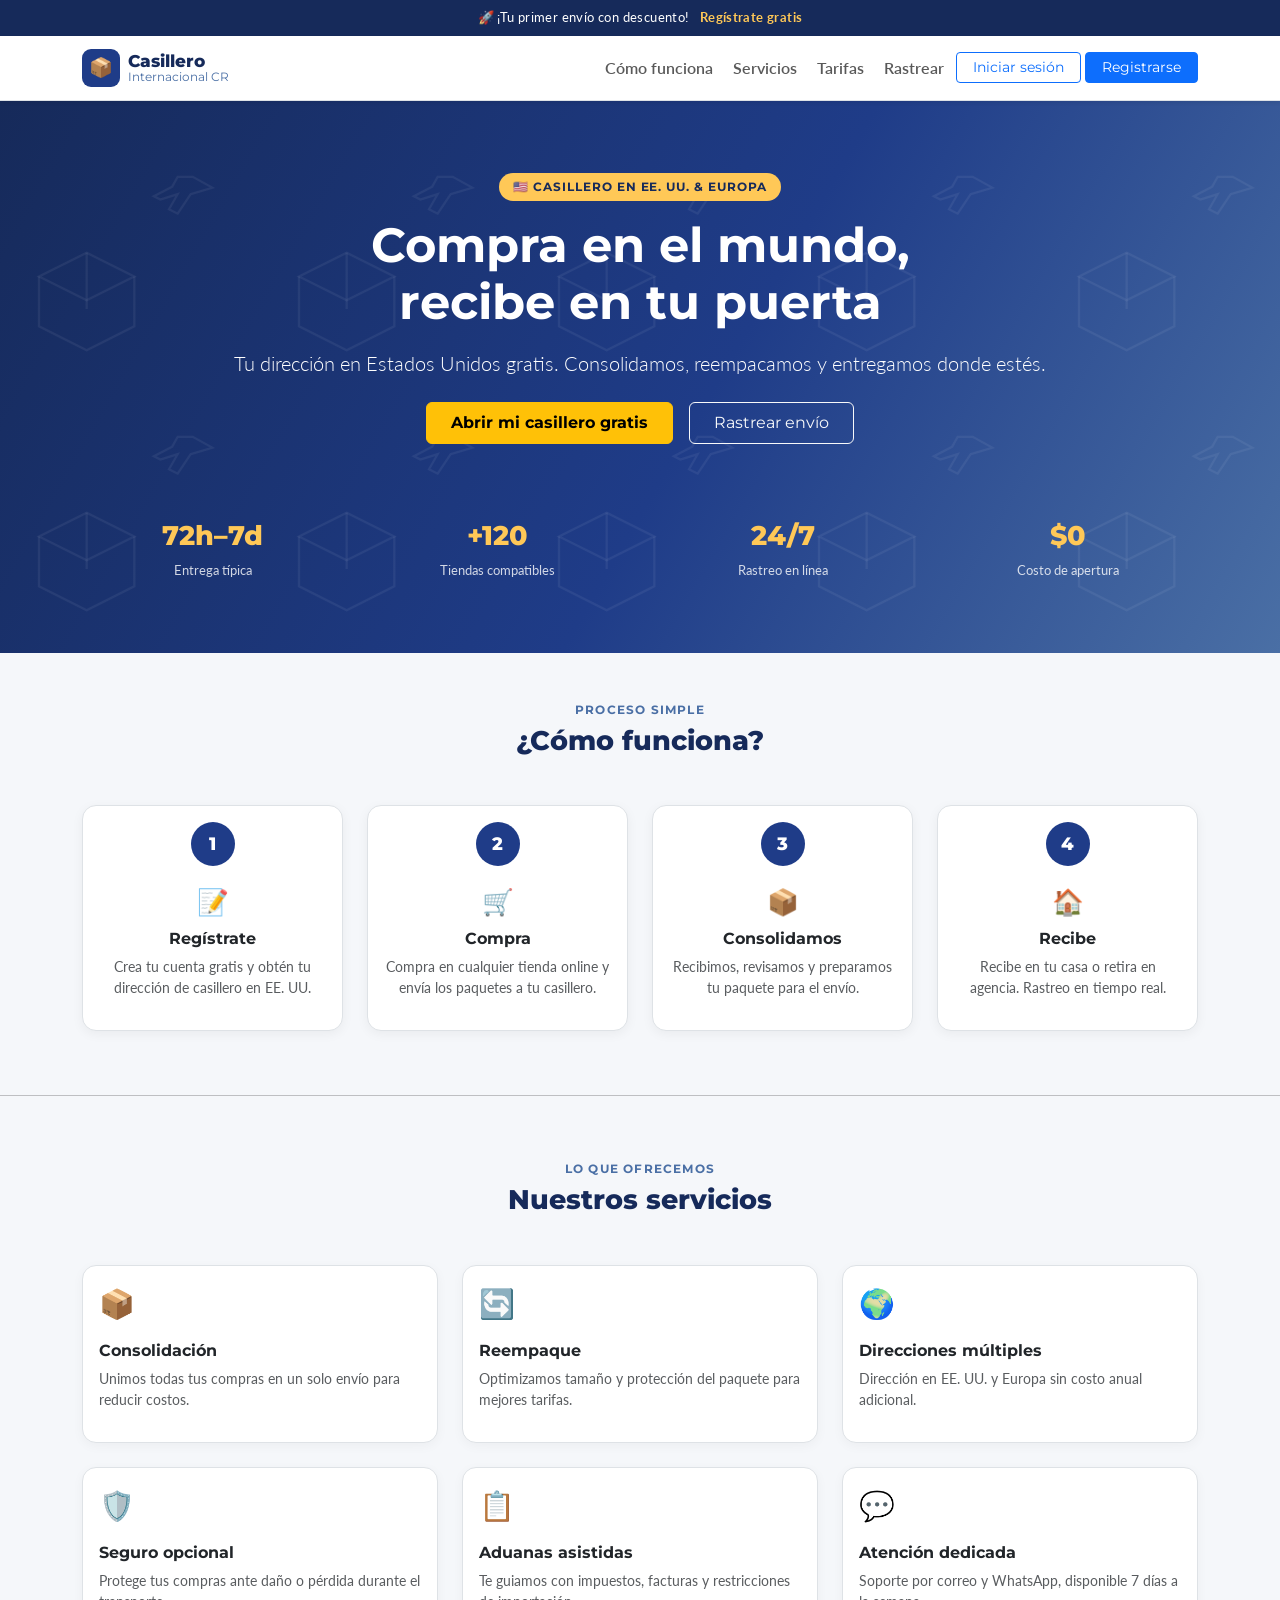
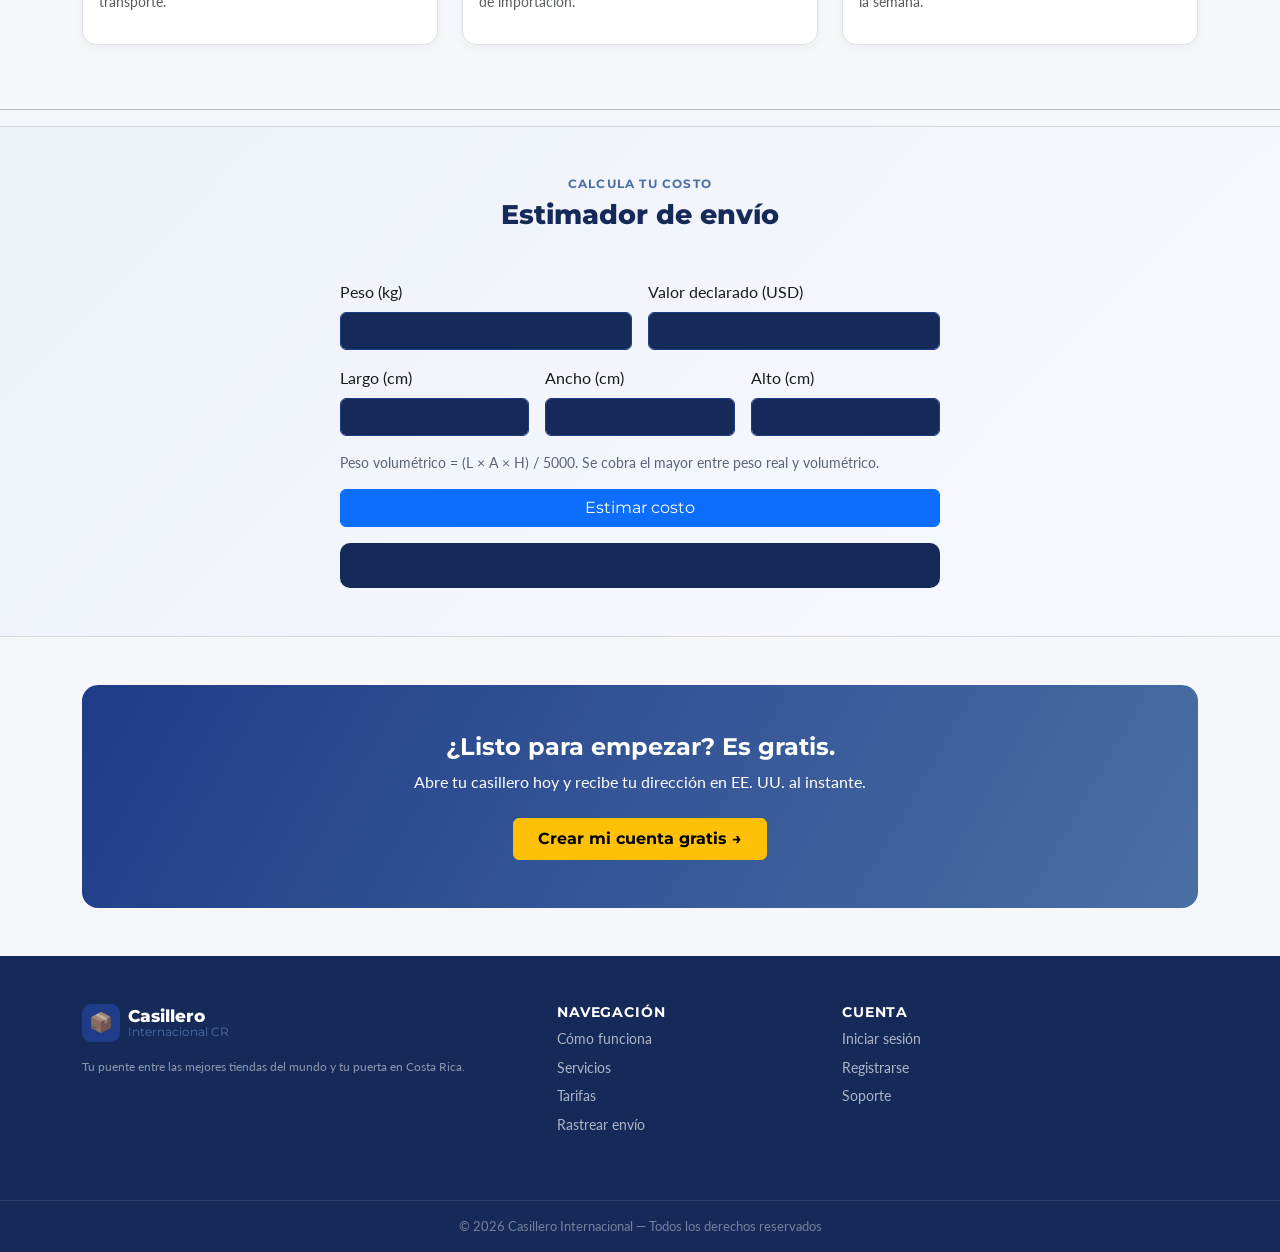
<file: index.html>
<!DOCTYPE html>
<html lang="es">

<head>
  <meta charset="UTF-8">
  <meta name="viewport" content="width=device-width, initial-scale=1">
  <title>Casillero Internacional</title>

  <!-- Bootstrap 5 -->
  <link href="https://cdn.jsdelivr.net/npm/bootstrap@5.3.3/dist/css/bootstrap.min.css" rel="stylesheet">
  <!-- Estilos propios (solo lo que Bootstrap no cubre) -->
  <link rel="stylesheet" href="style.css">
</head>

<body>

  <!-- Topbar -->
  <div class="topbar text-center py-2 px-3">
    🚀 ¡Tu primer envío con descuento! &nbsp;
    <a href="registro.html">Regístrate gratis</a>
  </div>

  <!-- Navbar Bootstrap -->
  <nav class="navbar navbar-expand-lg bg-white border-bottom shadow-sm sticky-top">
    <div class="container">

      <!-- Brand / Logo -->
      <a class="navbar-brand d-flex align-items-center gap-2" href="index.html">
        <div class="brand-icon">📦</div>
        <div class="brand-name">
          Casillero
          <span>Internacional CR</span>
        </div>
      </a>

      <!-- Botón hamburguesa (móvil) -->
      <button class="navbar-toggler" type="button"
        data-bs-toggle="collapse" data-bs-target="#mainNav"
        aria-controls="mainNav" aria-expanded="false" aria-label="Abrir menú">
        <span class="navbar-toggler-icon"></span>
      </button>

      <!-- Links -->
      <div class="collapse navbar-collapse" id="mainNav">
        <ul class="navbar-nav ms-auto align-items-lg-center gap-lg-1">
          <li class="nav-item"><a class="nav-link fw-semibold" href="#como-funciona">Cómo funciona</a></li>
          <li class="nav-item"><a class="nav-link fw-semibold" href="#servicios">Servicios</a></li>
          <li class="nav-item"><a class="nav-link fw-semibold" href="tarifas.html">Tarifas</a></li>
          <li class="nav-item"><a class="nav-link fw-semibold" href="rastreo.html">Rastrear</a></li>
          <li class="nav-item">
            <a class="btn btn-outline-primary btn-sm px-3" href="login.html">Iniciar sesión</a>
          </li>
          <li class="nav-item">
            <a class="btn btn-primary btn-sm px-3 text-white" href="registro.html">Registrarse</a>
          </li>
        </ul>
      </div>

    </div>
  </nav>

  <!-- Hero -->
  <section class="hero-new text-center text-white py-5">
    <div class="container py-4">
      <span class="hero-badge mb-3 d-inline-block">🇺🇸 Casillero en EE. UU. &amp; Europa</span>
      <h1 class="display-5 fw-bold mb-3">Compra en el mundo,<br>recibe en tu puerta</h1>
      <p class="lead mb-4 opacity-90">Tu dirección en Estados Unidos gratis. Consolidamos, reempacamos y entregamos donde estés.</p>
      <div class="d-flex gap-3 justify-content-center flex-wrap mb-5">
        <a href="registro.html" class="btn btn-warning fw-bold px-4 py-2">Abrir mi casillero gratis</a>
        <a href="rastreo.html" class="btn btn-outline-light px-4 py-2">Rastrear envío</a>
      </div>
      <!-- Stats -->
      <div class="row justify-content-center g-4 mt-2">
        <div class="col-6 col-sm-3">
          <div class="hero-stat">
            <strong>72h–7d</strong>
            <span>Entrega típica</span>
          </div>
        </div>
        <div class="col-6 col-sm-3">
          <div class="hero-stat">
            <strong>+120</strong>
            <span>Tiendas compatibles</span>
          </div>
        </div>
        <div class="col-6 col-sm-3">
          <div class="hero-stat">
            <strong>24/7</strong>
            <span>Rastreo en línea</span>
          </div>
        </div>
        <div class="col-6 col-sm-3">
          <div class="hero-stat">
            <strong>$0</strong>
            <span>Costo de apertura</span>
          </div>
        </div>
      </div>
    </div>
  </section>

  <!-- Cómo funciona -->
  <section class="py-5" id="como-funciona">
    <div class="container">
      <p class="section-label text-center">Proceso simple</p>
      <h2 class="section-heading text-center mb-5">¿Cómo funciona?</h2>

      <div class="row g-4">
        <div class="col-12 col-sm-6 col-lg-3">
          <div class="card h-100 text-center p-3 border step-card">
            <div class="step-num mx-auto mb-3">1</div>
            <div class="step-icon">📝</div>
            <h4 class="fw-bold fs-6 mt-2">Regístrate</h4>
            <p class="text-muted small">Crea tu cuenta gratis y obtén tu dirección de casillero en EE. UU.</p>
          </div>
        </div>
        <div class="col-12 col-sm-6 col-lg-3">
          <div class="card h-100 text-center p-3 border step-card">
            <div class="step-num mx-auto mb-3">2</div>
            <div class="step-icon">🛒</div>
            <h4 class="fw-bold fs-6 mt-2">Compra</h4>
            <p class="text-muted small">Compra en cualquier tienda online y envía los paquetes a tu casillero.</p>
          </div>
        </div>
        <div class="col-12 col-sm-6 col-lg-3">
          <div class="card h-100 text-center p-3 border step-card">
            <div class="step-num mx-auto mb-3">3</div>
            <div class="step-icon">📦</div>
            <h4 class="fw-bold fs-6 mt-2">Consolidamos</h4>
            <p class="text-muted small">Recibimos, revisamos y preparamos tu paquete para el envío.</p>
          </div>
        </div>
        <div class="col-12 col-sm-6 col-lg-3">
          <div class="card h-100 text-center p-3 border step-card">
            <div class="step-num mx-auto mb-3">4</div>
            <div class="step-icon">🏠</div>
            <h4 class="fw-bold fs-6 mt-2">Recibe</h4>
            <p class="text-muted small">Recibe en tu casa o retira en agencia. Rastreo en tiempo real.</p>
          </div>
        </div>
      </div>
    </div>
  </section>

  <hr>

  <!-- Servicios -->
  <section class="py-5" id="servicios">
    <div class="container">
      <p class="section-label text-center">Lo que ofrecemos</p>
      <h2 class="section-heading text-center mb-5">Nuestros servicios</h2>

      <div class="row g-4">
        <div class="col-12 col-sm-6 col-lg-4">
          <div class="card h-100 p-3 border service-card">
            <div class="service-icon">📦</div>
            <h4 class="fw-bold fs-6 mt-2">Consolidación</h4>
            <p class="text-muted small">Unimos todas tus compras en un solo envío para reducir costos.</p>
          </div>
        </div>
        <div class="col-12 col-sm-6 col-lg-4">
          <div class="card h-100 p-3 border service-card">
            <div class="service-icon">🔄</div>
            <h4 class="fw-bold fs-6 mt-2">Reempaque</h4>
            <p class="text-muted small">Optimizamos tamaño y protección del paquete para mejores tarifas.</p>
          </div>
        </div>
        <div class="col-12 col-sm-6 col-lg-4">
          <div class="card h-100 p-3 border service-card">
            <div class="service-icon">🌍</div>
            <h4 class="fw-bold fs-6 mt-2">Direcciones múltiples</h4>
            <p class="text-muted small">Dirección en EE. UU. y Europa sin costo anual adicional.</p>
          </div>
        </div>
        <div class="col-12 col-sm-6 col-lg-4">
          <div class="card h-100 p-3 border service-card">
            <div class="service-icon">🛡️</div>
            <h4 class="fw-bold fs-6 mt-2">Seguro opcional</h4>
            <p class="text-muted small">Protege tus compras ante daño o pérdida durante el transporte.</p>
          </div>
        </div>
        <div class="col-12 col-sm-6 col-lg-4">
          <div class="card h-100 p-3 border service-card">
            <div class="service-icon">📋</div>
            <h4 class="fw-bold fs-6 mt-2">Aduanas asistidas</h4>
            <p class="text-muted small">Te guiamos con impuestos, facturas y restricciones de importación.</p>
          </div>
        </div>
        <div class="col-12 col-sm-6 col-lg-4">
          <div class="card h-100 p-3 border service-card">
            <div class="service-icon">💬</div>
            <h4 class="fw-bold fs-6 mt-2">Atención dedicada</h4>
            <p class="text-muted small">Soporte por correo y WhatsApp, disponible 7 días a la semana.</p>
          </div>
        </div>
      </div>
    </div>
  </section>

  <hr>

  <!-- Estimador -->
  <section class="estimator-wrap py-5" id="estimador">
    <div class="container">
      <p class="section-label text-center">Calcula tu costo</p>
      <h2 class="section-heading text-center mb-5">Estimador de envío</h2>

      <form class="form-estimator mx-auto" style="max-width:600px;">
        <div class="row g-3 mb-3">
          <div class="col-6">
            <label class="form-label">Peso (kg)</label>
            <input class="form-control input-dark" type="number" id="peso" step="0.1" required>
          </div>
          <div class="col-6">
            <label class="form-label">Valor declarado (USD)</label>
            <input class="form-control input-dark" type="number" id="valor" required>
          </div>
        </div>

        <div class="row g-3 mb-3">
          <div class="col-4">
            <label class="form-label">Largo (cm)</label>
            <input class="form-control input-dark" type="number" id="largo">
          </div>
          <div class="col-4">
            <label class="form-label">Ancho (cm)</label>
            <input class="form-control input-dark" type="number" id="ancho">
          </div>
          <div class="col-4">
            <label class="form-label">Alto (cm)</label>
            <input class="form-control input-dark" type="number" id="alto">
          </div>
        </div>

        <p class="hint mb-3">Peso volumétrico = (L × A × H) / 5000. Se cobra el mayor entre peso real y volumétrico.</p>

        <button class="btn btn-primary w-100" type="submit">Estimar costo</button>
      </form>

      <div id="estimador-resultado" class="resultado-box mx-auto mt-3" style="max-width:600px;"></div>
    </div>
  </section>

  <!-- CTA Banner -->
  <div class="container py-5">
    <div class="cta-banner text-center text-white rounded-4 p-5">
      <h3 class="fw-bold fs-4 mb-2">¿Listo para empezar? Es gratis.</h3>
      <p class="mb-4 opacity-90">Abre tu casillero hoy y recibe tu dirección en EE. UU. al instante.</p>
      <a href="registro.html" class="btn btn-warning fw-bold px-4 py-2">Crear mi cuenta gratis →</a>
    </div>
  </div>

  <!-- Footer -->
  <footer class="site-footer">
    <div class="container py-5">
      <div class="row g-4">

        <div class="col-12 col-lg-5">
          <div class="d-flex align-items-center gap-2 mb-3">
            <div class="brand-icon">📦</div>
            <div class="brand-name text-white">
              Casillero
              <span>Internacional CR</span>
            </div>
          </div>
          <p class="text-white-50 small">Tu puente entre las mejores tiendas del mundo y tu puerta en Costa Rica.</p>
        </div>

        <div class="col-6 col-lg-3">
          <h5 class="footer-col-title">Navegación</h5>
          <ul class="list-unstyled">
            <li class="mb-2"><a href="#como-funciona" class="footer-link">Cómo funciona</a></li>
            <li class="mb-2"><a href="#servicios" class="footer-link">Servicios</a></li>
            <li class="mb-2"><a href="tarifas.html" class="footer-link">Tarifas</a></li>
            <li class="mb-2"><a href="rastreo.html" class="footer-link">Rastrear envío</a></li>
          </ul>
        </div>

        <div class="col-6 col-lg-3">
          <h5 class="footer-col-title">Cuenta</h5>
          <ul class="list-unstyled">
            <li class="mb-2"><a href="login.html" class="footer-link">Iniciar sesión</a></li>
            <li class="mb-2"><a href="registro.html" class="footer-link">Registrarse</a></li>
            <li class="mb-2"><a href="#" class="footer-link">Soporte</a></li>
          </ul>
        </div>

      </div>
    </div>
    <div class="footer-bottom text-center py-3">
      © 2026 Casillero Internacional — Todos los derechos reservados
    </div>
  </footer>

  <!-- Bootstrap JS (necesario para el menú hamburguesa) -->
  <script src="https://cdn.jsdelivr.net/npm/bootstrap@5.3.3/dist/js/bootstrap.bundle.min.js"></script>
  <script src="estimador.js"></script>
</body>

</html>
</file>
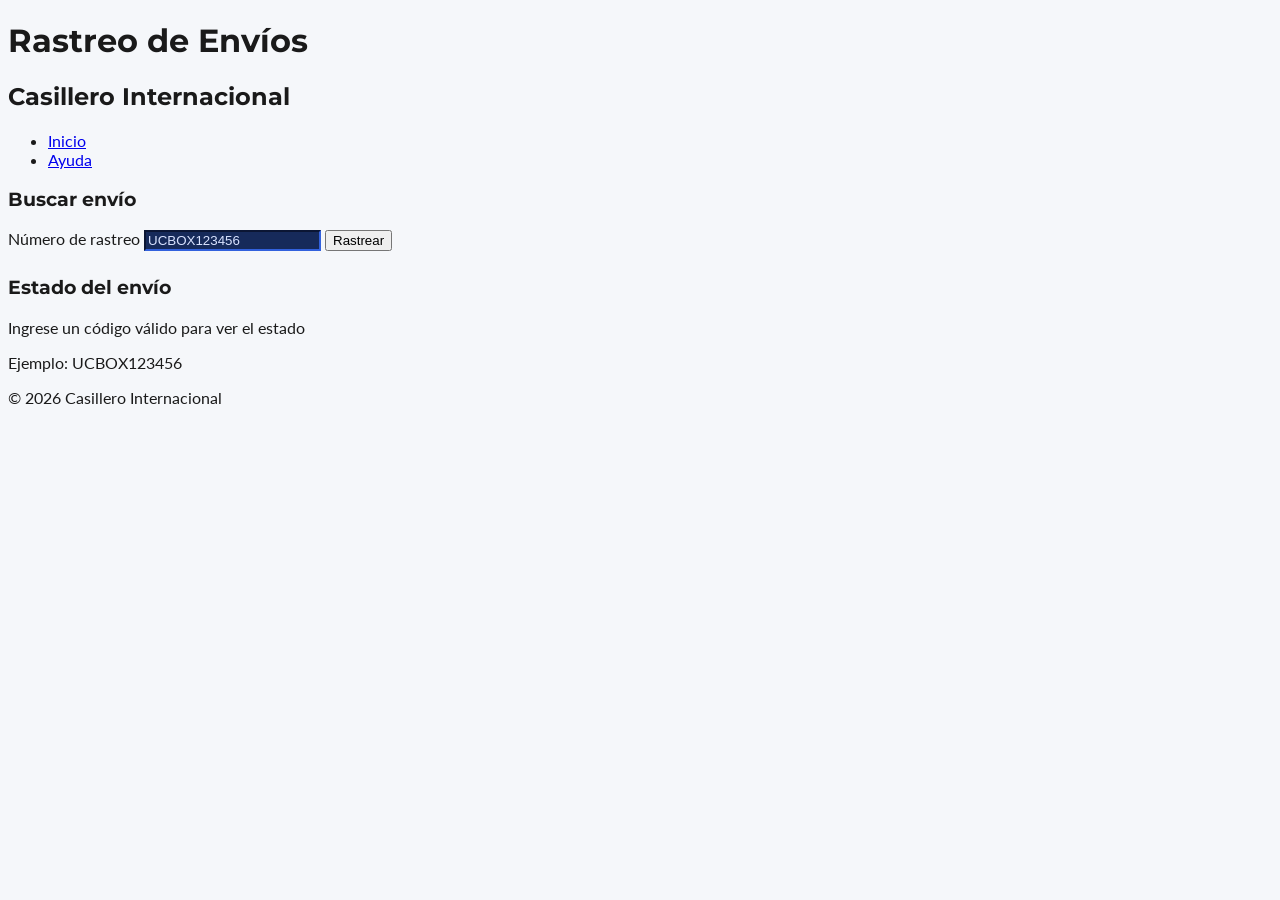
<file: ayuda.html>
<!DOCTYPE html>
<html lang="es">
<head>
  <meta charset="UTF-8" />
  <meta name="viewport" content="width=device-width, initial-scale=1.0" />
  <title>Rastreo de Envío</title>
  <link rel="stylesheet" href="style.css">
</head>

<body class = "is-index">
  <header>
    <h1 id="main-title" class="title">Rastreo de Envíos</h1>
    <h2 class="title">Casillero Internacional</h2>

    <nav class="nav-menu" aria-label="Navegación principal">
      <ul class="nav-list">
        <li><a class="nav-item" href="index.html">Inicio</a></li>
        <li><a class="nav-item" href="#ayuda.html">Ayuda</a></li>
      </ul>
    </nav>
  </header>

  <main>
    <section>
      <h3 class="section-title">Buscar envío</h3>

      <!-- Caja de rastreo -->
        <label for="track">Número de rastreo</label>
        <input 
          class="form-input input-dark"
          type="text"
          id="track"
          name="track"
          placeholder="UCBOX123456"
          required
        >

        <button type="submit" class="submit-button">Rastrear</button>
      </form>
    </section>

    <!-- Resultado simulado -->
    <section style="margin-top:25px;">
      <h3 class="section-title">Estado del envío</h3>

      <div class="faq">
        <summary>Ingrese un código válido para ver el estado</summary>
        <p>Ejemplo: UCBOX123456</p>
      </div>
    </section>
  </main>

  <footer class="footer">
    <p>&copy; 2026 Casillero Internacional </p>
  </footer>
</body>
</html>
</file>
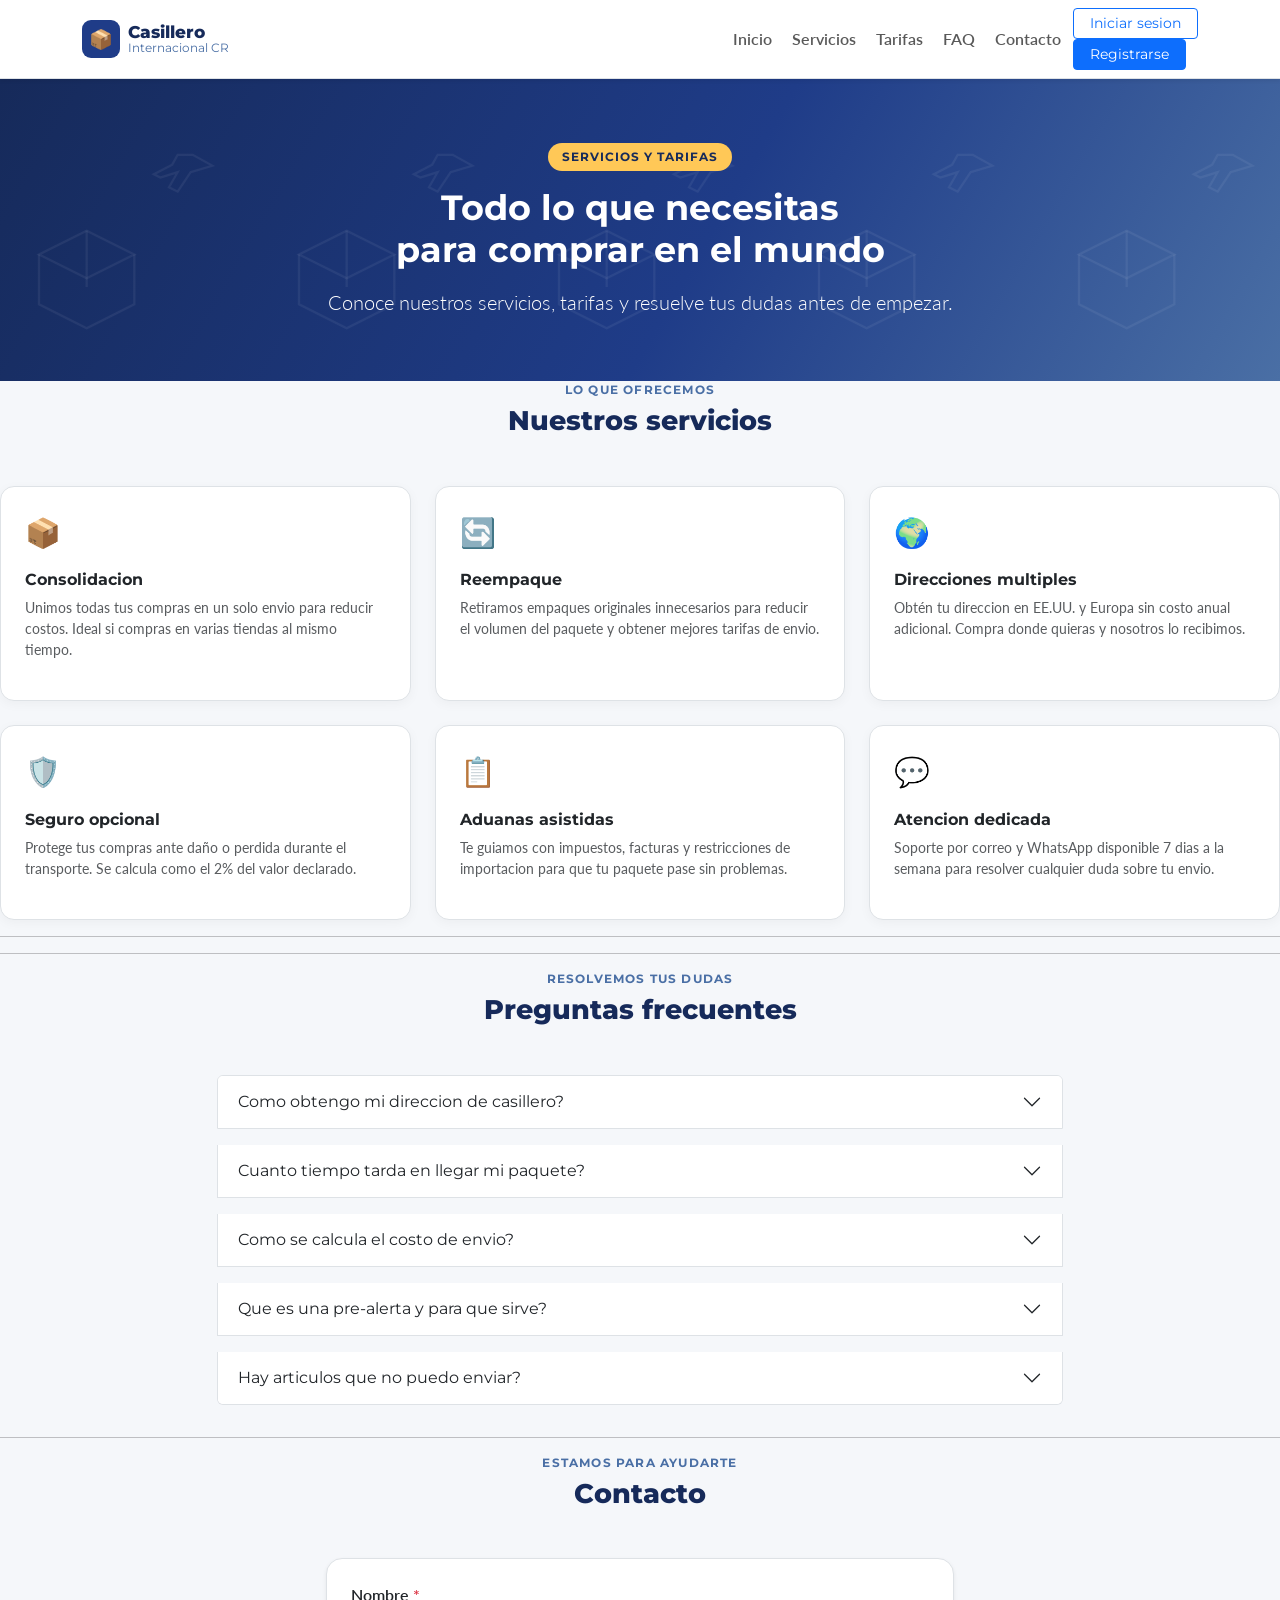
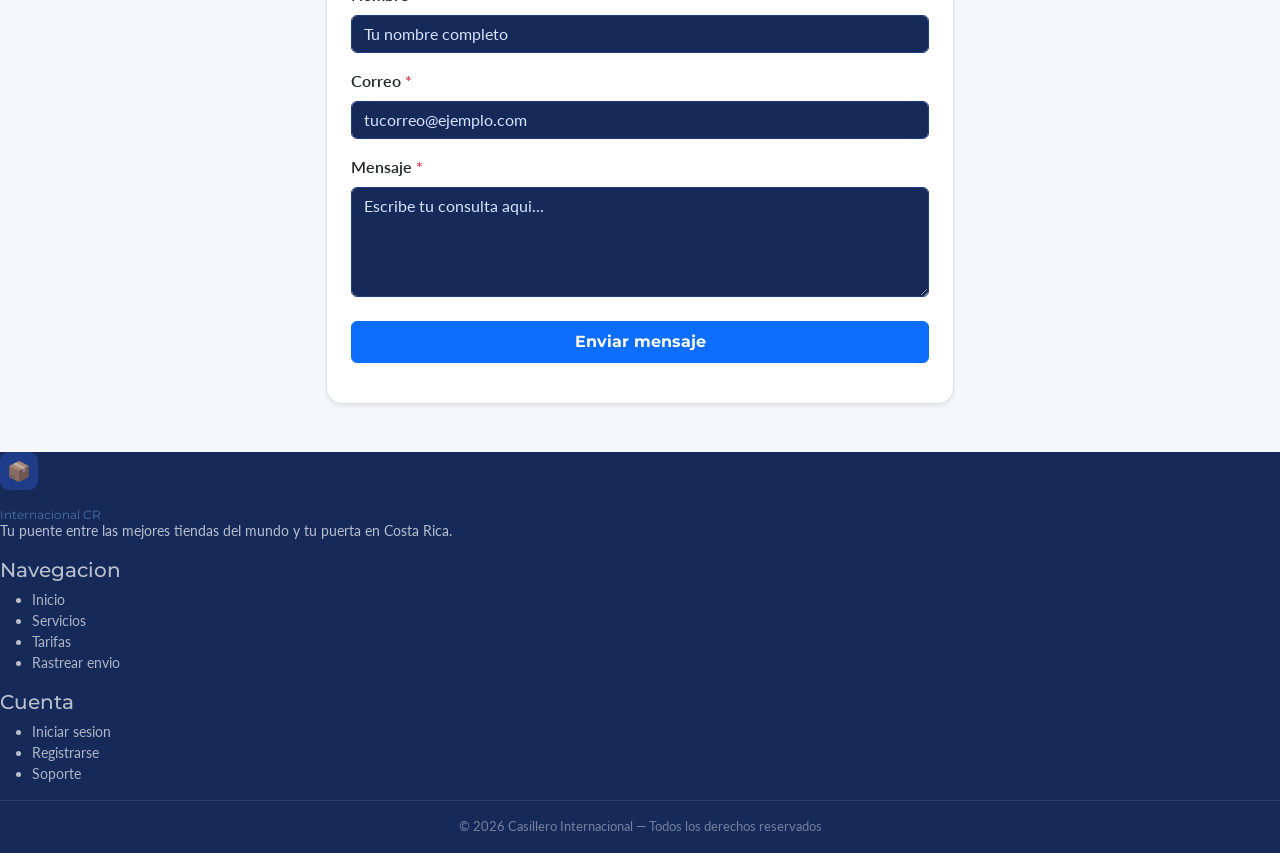
<file: servicios.html>
<!DOCTYPE html>
<html lang="es">

<head>
  <meta charset="UTF-8">
  <meta name="viewport" content="width=device-width, initial-scale=1">
  <title>Servicios y Tarifas — Casillero Internacional</title>

  <!-- Bootstrap 5 -->
  <link href="https://cdn.jsdelivr.net/npm/bootstrap@5.3.3/dist/css/bootstrap.min.css" rel="stylesheet">
  <!-- Estilos propios -->
  <link rel="stylesheet" href="style.css">
</head>

<body>

  <!-- Navbar -->
  <nav class="navbar navbar-expand-lg bg-white border-bottom shadow-sm sticky-top">
    <div class="container">
      <a class="navbar-brand d-flex align-items-center gap-2" href="index.html">
        <div class="brand-icon">📦</div>
        <div class="brand-name">
          Casillero
          <span>Internacional CR</span>
        </div>
      </a>
      <button class="navbar-toggler" type="button"
        data-bs-toggle="collapse" data-bs-target="#mainNav"
        aria-controls="mainNav" aria-expanded="false" aria-label="Abrir menu">
        <span class="navbar-toggler-icon"></span>
      </button>
      <div class="collapse navbar-collapse" id="mainNav">
        <ul class="navbar-nav ms-auto align-items-lg-center gap-lg-1">
          <li class="nav-item"><a class="nav-link fw-semibold" href="index.html">Inicio</a></li>
          <li class="nav-item"><a class="nav-link fw-semibold" href="#servicios">Servicios</a></li>
          <li class="nav-item"><a class="nav-link fw-semibold" href="tarifas.html">Tarifas</a></li>
          <li class="nav-item"><a class="nav-link fw-semibold" href="#faq">FAQ</a></li>
          <li class="nav-item"><a class="nav-link fw-semibold" href="#contacto">Contacto</a></li>
          <!-- Se llena dinamicamente segun sesion -->
          <div id="navAcciones"></div>
        </ul>
      </div>
    </div>
  </nav>

  <!-- Hero de servicios -->
  <section class="hero-new text-center text-white py-5">
    <div class="container py-3">
      <span class="hero-badge mb-3 d-inline-block">Servicios y Tarifas</span>
      <h1 class="fw-bold mb-3" style="font-size:2.2rem">Todo lo que necesitas<br>para comprar en el mundo</h1>
      <p class="lead mb-0 opacity-90">Conoce nuestros servicios, tarifas y resuelve tus dudas antes de empezar.</p>
    </div>
  </section>

  <main>

    <!-- Descripcion de servicios -->
    <section class="section-wrap" id="servicios">
      <p class="section-label text-center">Lo que ofrecemos</p>
      <h2 class="section-heading text-center mb-5">Nuestros servicios</h2>

      <div class="row g-4">
        <div class="col-12 col-md-6 col-lg-4">
          <div class="card border service-card h-100 p-4">
            <div class="service-icon">📦</div>
            <h4 class="fw-bold fs-6 mt-2">Consolidacion</h4>
            <p class="text-muted small">Unimos todas tus compras en un solo envio para reducir costos. Ideal si compras en varias tiendas al mismo tiempo.</p>
          </div>
        </div>
        <div class="col-12 col-md-6 col-lg-4">
          <div class="card border service-card h-100 p-4">
            <div class="service-icon">🔄</div>
            <h4 class="fw-bold fs-6 mt-2">Reempaque</h4>
            <p class="text-muted small">Retiramos empaques originales innecesarios para reducir el volumen del paquete y obtener mejores tarifas de envio.</p>
          </div>
        </div>
        <div class="col-12 col-md-6 col-lg-4">
          <div class="card border service-card h-100 p-4">
            <div class="service-icon">🌍</div>
            <h4 class="fw-bold fs-6 mt-2">Direcciones multiples</h4>
            <p class="text-muted small">Obtén tu direccion en EE.UU. y Europa sin costo anual adicional. Compra donde quieras y nosotros lo recibimos.</p>
          </div>
        </div>
        <div class="col-12 col-md-6 col-lg-4">
          <div class="card border service-card h-100 p-4">
            <div class="service-icon">🛡️</div>
            <h4 class="fw-bold fs-6 mt-2">Seguro opcional</h4>
            <p class="text-muted small">Protege tus compras ante daño o perdida durante el transporte. Se calcula como el 2% del valor declarado.</p>
          </div>
        </div>
        <div class="col-12 col-md-6 col-lg-4">
          <div class="card border service-card h-100 p-4">
            <div class="service-icon">📋</div>
            <h4 class="fw-bold fs-6 mt-2">Aduanas asistidas</h4>
            <p class="text-muted small">Te guiamos con impuestos, facturas y restricciones de importacion para que tu paquete pase sin problemas.</p>
          </div>
        </div>
        <div class="col-12 col-md-6 col-lg-4">
          <div class="card border service-card h-100 p-4">
            <div class="service-icon">💬</div>
            <h4 class="fw-bold fs-6 mt-2">Atencion dedicada</h4>
            <p class="text-muted small">Soporte por correo y WhatsApp disponible 7 dias a la semana para resolver cualquier duda sobre tu envio.</p>
          </div>
        </div>
      </div>
    </section>

    <hr class="section-divider">

    <hr class="section-divider">

    <!-- FAQ -->
    <section class="section-wrap" id="faq">
      <p class="section-label text-center">Resolvemos tus dudas</p>
      <h2 class="section-heading text-center mb-5">Preguntas frecuentes</h2>

      <div class="row justify-content-center">
        <div class="col-12 col-lg-8">

          <div class="accordion" id="accordionFaq">

            <div class="accordion-item faq-item mb-3">
              <h2 class="accordion-header">
                <button class="accordion-button collapsed faq-btn" type="button"
                  data-bs-toggle="collapse" data-bs-target="#faq1">
                  Como obtengo mi direccion de casillero?
                </button>
              </h2>
              <div id="faq1" class="accordion-collapse collapse" data-bs-parent="#accordionFaq">
                <div class="accordion-body text-muted small">
                  Al registrarte recibes tu direccion en Miami de forma inmediata. Puedes verla en tu dashboard una vez que inicies sesion.
                </div>
              </div>
            </div>

            <div class="accordion-item faq-item mb-3">
              <h2 class="accordion-header">
                <button class="accordion-button collapsed faq-btn" type="button"
                  data-bs-toggle="collapse" data-bs-target="#faq2">
                  Cuanto tiempo tarda en llegar mi paquete?
                </button>
              </h2>
              <div id="faq2" class="accordion-collapse collapse" data-bs-parent="#accordionFaq">
                <div class="accordion-body text-muted small">
                  El tiempo de entrega tipico es entre 72 horas y 7 dias habiles una vez que el paquete llega a nuestro casillero en Miami.
                </div>
              </div>
            </div>

            <div class="accordion-item faq-item mb-3">
              <h2 class="accordion-header">
                <button class="accordion-button collapsed faq-btn" type="button"
                  data-bs-toggle="collapse" data-bs-target="#faq3">
                  Como se calcula el costo de envio?
                </button>
              </h2>
              <div id="faq3" class="accordion-collapse collapse" data-bs-parent="#accordionFaq">
                <div class="accordion-body text-muted small">
                  Se cobra $8.50 por kilogramo, tomando el mayor entre el peso real y el peso volumetrico (L x A x H / 5000). El minimo por envio es $12.00.
                </div>
              </div>
            </div>

            <div class="accordion-item faq-item mb-3">
              <h2 class="accordion-header">
                <button class="accordion-button collapsed faq-btn" type="button"
                  data-bs-toggle="collapse" data-bs-target="#faq4">
                  Que es una pre-alerta y para que sirve?
                </button>
              </h2>
              <div id="faq4" class="accordion-collapse collapse" data-bs-parent="#accordionFaq">
                <div class="accordion-body text-muted small">
                  Una pre-alerta es una notificacion que le envias al casillero para avisarnos que un paquete esta en camino. Esto nos permite identificarlo correctamente al recibirlo y agilizar el proceso.
                </div>
              </div>
            </div>

            <div class="accordion-item faq-item mb-3">
              <h2 class="accordion-header">
                <button class="accordion-button collapsed faq-btn" type="button"
                  data-bs-toggle="collapse" data-bs-target="#faq5">
                  Hay articulos que no puedo enviar?
                </button>
              </h2>
              <div id="faq5" class="accordion-collapse collapse" data-bs-parent="#accordionFaq">
                <div class="accordion-body text-muted small">
                  Si. No se pueden enviar articulos peligrosos, inflamables, armas, medicamentos controlados, ni articulos de contrabando. Contactanos si tienes dudas sobre un producto especifico.
                </div>
              </div>
            </div>

          </div>
        </div>
      </div>
    </section>

    <hr class="section-divider">

    <!-- Formulario de contacto -->
    <section class="section-wrap" id="contacto">
      <p class="section-label text-center">Estamos para ayudarte</p>
      <h2 class="section-heading text-center mb-5">Contacto</h2>

      <div class="row justify-content-center">
        <div class="col-12 col-lg-6">
          <div class="card border shadow-sm registro-card">
            <div class="card-body p-4">

              <form id="formContacto" novalidate>

                <div class="mb-3">
                  <label for="contactoNombre" class="form-label fw-semibold">Nombre <span class="text-danger">*</span></label>
                  <input type="text" class="form-control input-dark" id="contactoNombre" placeholder="Tu nombre completo" required>
                </div>

                <div class="mb-3">
                  <label for="contactoCorreo" class="form-label fw-semibold">Correo <span class="text-danger">*</span></label>
                  <input type="email" class="form-control input-dark" id="contactoCorreo" placeholder="tucorreo@ejemplo.com" required>
                </div>

                <div class="mb-4">
                  <label for="contactoMensaje" class="form-label fw-semibold">Mensaje <span class="text-danger">*</span></label>
                  <textarea class="form-control input-dark" id="contactoMensaje" rows="4" placeholder="Escribe tu consulta aqui..." required></textarea>
                </div>

                <button type="submit" class="btn btn-primary w-100 fw-bold py-2" id="btnContacto">
                  Enviar mensaje
                </button>

              </form>

              <div id="mensajeContacto" class="mt-3"></div>

            </div>
          </div>
        </div>
      </div>
    </section>

  </main>

  <!-- Footer -->
  <footer class="site-footer mt-5">
    <div class="footer-inner">
      <div class="footer-brand">
        <div class="brand">
          <div class="brand-icon">📦</div>
          <div class="brand-name">
            Casillero
            <span>Internacional CR</span>
          </div>
        </div>
        <p>Tu puente entre las mejores tiendas del mundo y tu puerta en Costa Rica.</p>
      </div>
      <div class="footer-col">
        <h5>Navegacion</h5>
        <ul>
          <li><a href="index.html" class="footer-link">Inicio</a></li>
          <li><a href="#servicios" class="footer-link">Servicios</a></li>
          <li><a href="tarifas.html" class="footer-link">Tarifas</a></li>
          <li><a href="rastreo.html" class="footer-link">Rastrear envio</a></li>
        </ul>
      </div>
      <div class="footer-col">
        <h5>Cuenta</h5>
        <ul>
          <li><a href="login.html" class="footer-link">Iniciar sesion</a></li>
          <li><a href="registro.html" class="footer-link">Registrarse</a></li>
          <li><a href="#contacto" class="footer-link">Soporte</a></li>
        </ul>
      </div>
    </div>
    <div class="footer-bottom text-center py-3">
      &copy; 2026 Casillero Internacional &mdash; Todos los derechos reservados
    </div>
  </footer>

  <!-- Bootstrap JS -->
  <script src="https://cdn.jsdelivr.net/npm/bootstrap@5.3.3/dist/js/bootstrap.bundle.min.js"></script>
  <!-- Logica de servicios -->
  <script src="servicios.js"></script>

</body>
</html>
</file>
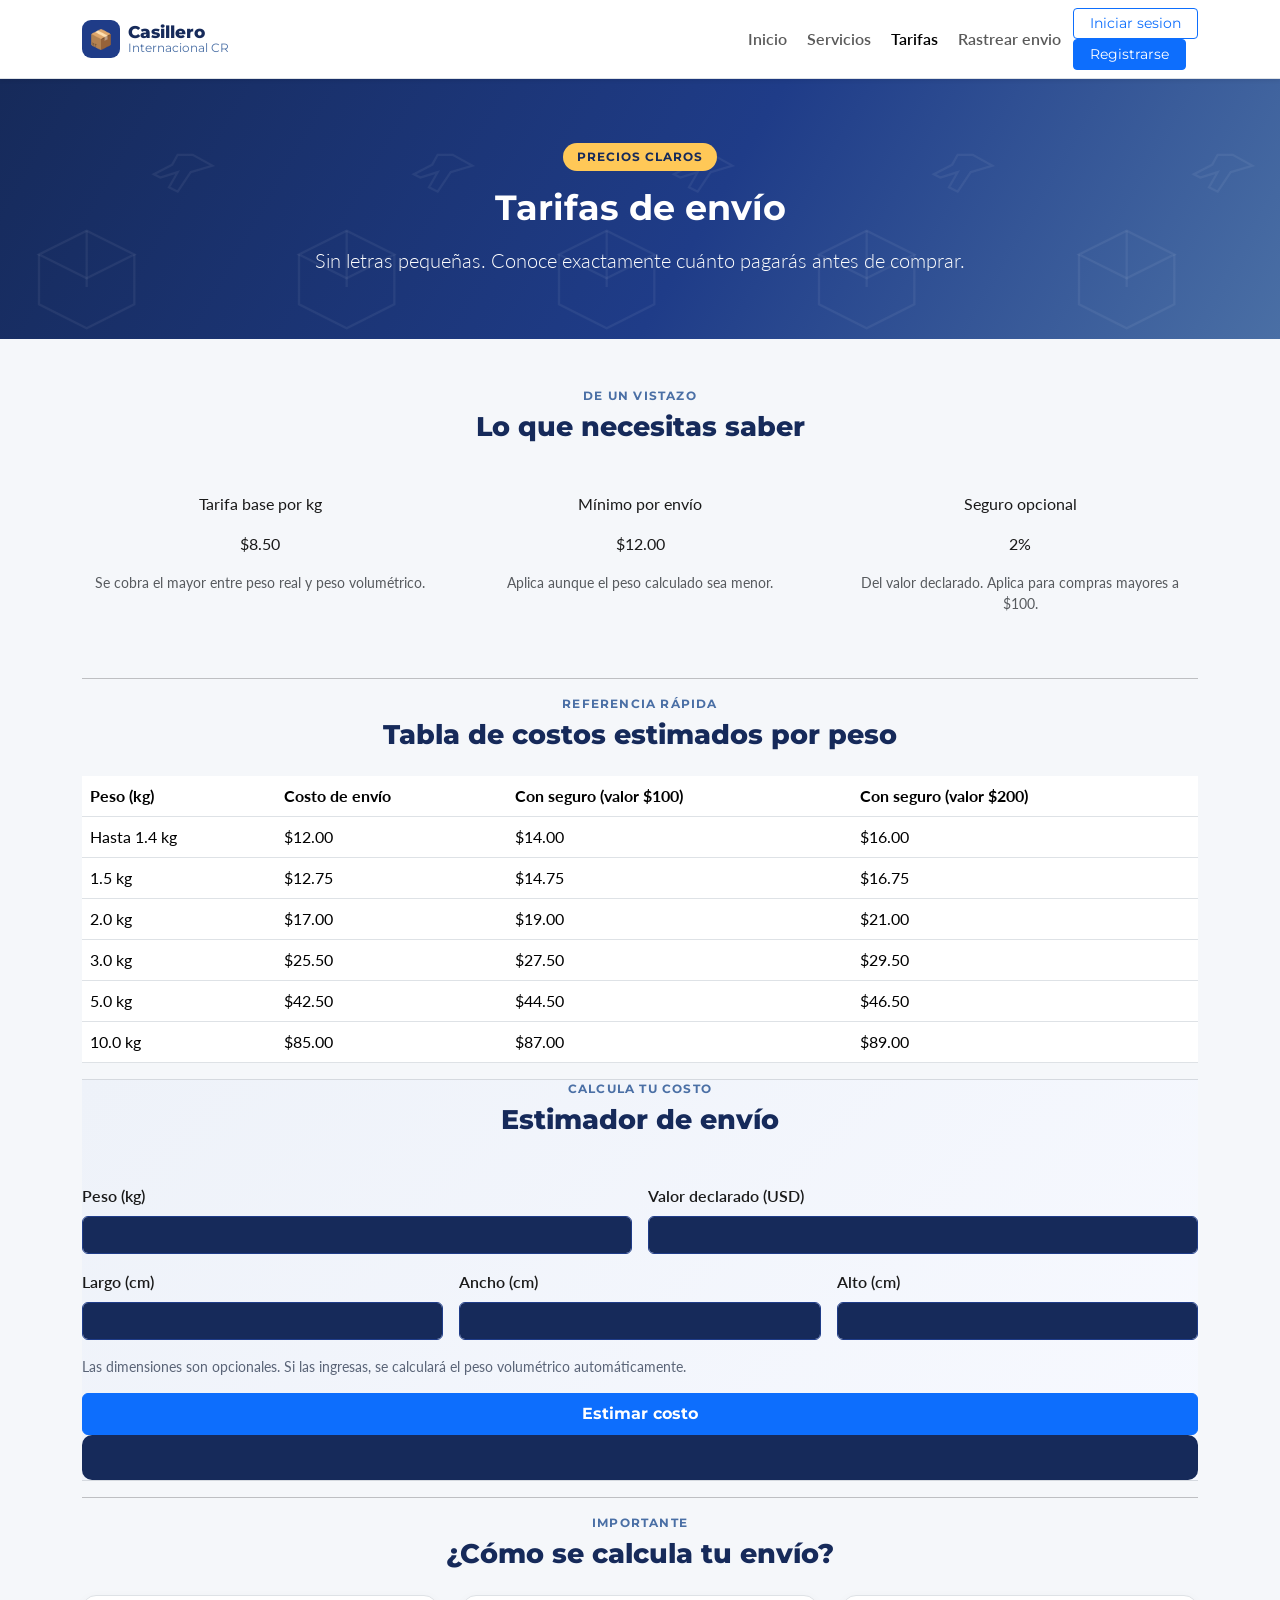
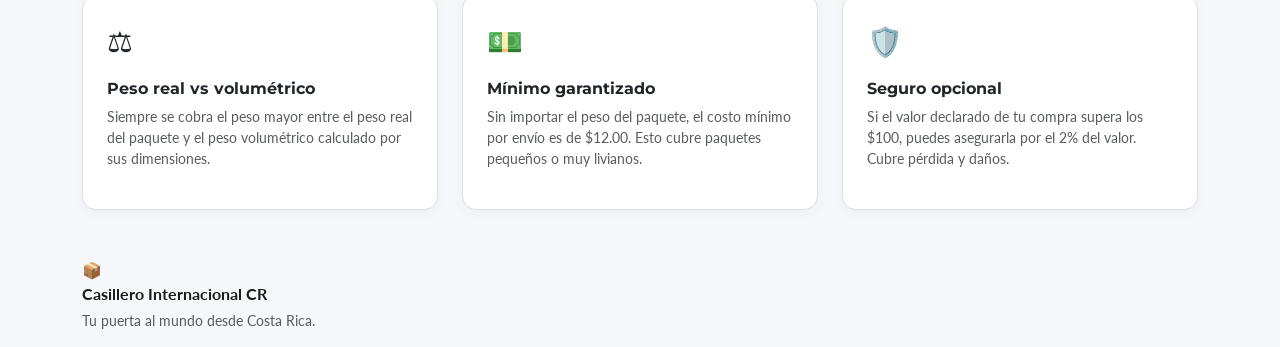
<file: tarifas.html>
<!DOCTYPE html>
<html lang="es">

<head>
  <meta charset="UTF-8">
  <meta name="viewport" content="width=device-width, initial-scale=1">
  <title>Tarifas de Envío — Casillero Internacional</title>

  <!-- Bootstrap 5 -->
  <link href="https://cdn.jsdelivr.net/npm/bootstrap@5.3.3/dist/css/bootstrap.min.css" rel="stylesheet">
  <!-- Estilos propios -->
  <link rel="stylesheet" href="style.css">
</head>

<body>

  <!-- Navbar -->
  <nav class="navbar navbar-expand-lg bg-white border-bottom shadow-sm sticky-top">
    <div class="container">
      <a class="navbar-brand d-flex align-items-center gap-2" href="index.html">
        <div class="brand-icon">📦</div>
        <div class="brand-name">
          Casillero
          <span>Internacional CR</span>
        </div>
      </a>
      <button class="navbar-toggler" type="button"
        data-bs-toggle="collapse" data-bs-target="#mainNav"
        aria-controls="mainNav" aria-expanded="false" aria-label="Abrir menu">
        <span class="navbar-toggler-icon"></span>
      </button>
      <div class="collapse navbar-collapse" id="mainNav">
        <ul class="navbar-nav ms-auto align-items-lg-center gap-lg-1">
          <li class="nav-item"><a class="nav-link fw-semibold" href="index.html">Inicio</a></li>
          <li class="nav-item"><a class="nav-link fw-semibold" href="servicios.html">Servicios</a></li>
          <li class="nav-item"><a class="nav-link fw-semibold active" href="tarifas.html">Tarifas</a></li>
          <li class="nav-item"><a class="nav-link fw-semibold" href="rastreo.html">Rastrear envio</a></li>
          <!-- Se llena dinamicamente segun sesion -->
          <div id="navAcciones"></div>
        </ul>
      </div>
    </div>
  </nav>

  <!-- Hero -->
  <section class="hero-new text-center text-white py-5">
    <div class="container py-3">
      <span class="hero-badge mb-3 d-inline-block">Precios claros</span>
      <h1 class="fw-bold mb-3" style="font-size:2.2rem">Tarifas de envío</h1>
      <p class="lead mb-0 opacity-90">Sin letras pequeñas. Conoce exactamente cuánto pagarás antes de comprar.</p>
    </div>
  </section>

  <main>
    <div class="container py-5">

      <!-- Tarjetas resumen de tarifas -->
      <section class="section-wrap" id="resumen">
        <p class="section-label text-center">De un vistazo</p>
        <h2 class="section-heading text-center mb-5">Lo que necesitas saber</h2>

        <div class="row g-4 mb-5">
          <div class="col-12 col-md-4">
            <div class="tarifa-card text-center">
              <p class="tarifa-label">Tarifa base por kg</p>
              <p class="tarifa-precio">$8.50</p>
              <p class="text-muted small">Se cobra el mayor entre peso real y peso volumétrico.</p>
            </div>
          </div>
          <div class="col-12 col-md-4">
            <div class="tarifa-card text-center">
              <p class="tarifa-label">Mínimo por envío</p>
              <p class="tarifa-precio">$12.00</p>
              <p class="text-muted small">Aplica aunque el peso calculado sea menor.</p>
            </div>
          </div>
          <div class="col-12 col-md-4">
            <div class="tarifa-card text-center">
              <p class="tarifa-label">Seguro opcional</p>
              <p class="tarifa-precio">2%</p>
              <p class="text-muted small">Del valor declarado. Aplica para compras mayores a $100.</p>
            </div>
          </div>
        </div>
      </section>

      <hr class="section-divider">

      <!-- Tabla de costos estimados -->
      <section class="section-wrap" id="tabla">
        <p class="section-label text-center">Referencia rápida</p>
        <h2 class="section-heading text-center mb-4">Tabla de costos estimados por peso</h2>

        <div class="table-responsive">
          <table class="table tabla-tarifas">
            <thead>
              <tr>
                <th>Peso (kg)</th>
                <th>Costo de envío</th>
                <th>Con seguro (valor $100)</th>
                <th>Con seguro (valor $200)</th>
              </tr>
            </thead>
            <tbody>
              <tr><td>Hasta 1.4 kg</td><td>$12.00</td><td>$14.00</td><td>$16.00</td></tr>
              <tr><td>1.5 kg</td><td>$12.75</td><td>$14.75</td><td>$16.75</td></tr>
              <tr><td>2.0 kg</td><td>$17.00</td><td>$19.00</td><td>$21.00</td></tr>
              <tr><td>3.0 kg</td><td>$25.50</td><td>$27.50</td><td>$29.50</td></tr>
              <tr><td>5.0 kg</td><td>$42.50</td><td>$44.50</td><td>$46.50</td></tr>
              <tr><td>10.0 kg</td><td>$85.00</td><td>$87.00</td><td>$89.00</td></tr>
            </tbody>
          </table>
        </div>
      </section>
      
      <!-- Estimador de costo -->
      <div class="estimator-wrap" id="estimador">
        <div class="section-wrap">
          <p class="section-label text-center">Calcula tu costo</p>
          <h2 class="section-heading text-center mb-5">Estimador de envío</h2>

          <form class="form-estimator estimator-form" id="formEstimador">
            <div class="row g-3 mb-3">
              <div class="col-12 col-md-6">
                <label class="form-label fw-semibold">Peso (kg)</label>
                <input class="form-control input-dark" type="number" id="peso" step="0.1" min="0" required>
              </div>
              <div class="col-12 col-md-6">
                <label class="form-label fw-semibold">Valor declarado (USD)</label>
                <input class="form-control input-dark" type="number" id="valor" min="0" required>
              </div>
            </div>
            <div class="row g-3 mb-3">
              <div class="col-4">
                <label class="form-label fw-semibold">Largo (cm)</label>
                <input class="form-control input-dark" type="number" id="largo" min="0">
              </div>
              <div class="col-4">
                <label class="form-label fw-semibold">Ancho (cm)</label>
                <input class="form-control input-dark" type="number" id="ancho" min="0">
              </div>
              <div class="col-4">
                <label class="form-label fw-semibold">Alto (cm)</label>
                <input class="form-control input-dark" type="number" id="alto" min="0">
              </div>
            </div>
            <p class="hint mb-3">Las dimensiones son opcionales. Si las ingresas, se calculará el peso volumétrico automáticamente.</p>
            <button class="btn btn-primary w-100 fw-bold py-2" type="submit">Estimar costo</button>
          </form>

          <div id="estimador-resultado" class="resultado-box estimador-resultado-centrado"></div>
        </div>
      </div>

      <hr class="section-divider">

      <!-- Notas explicativas -->
      <section class="section-wrap" id="notas">
        <p class="section-label text-center">Importante</p>
        <h2 class="section-heading text-center mb-4">¿Cómo se calcula tu envío?</h2>

        <div class="row g-4">
          <div class="col-12 col-md-4">
            <div class="card border service-card h-100 p-4">
              <div class="service-icon">⚖️</div>
              <h4 class="fw-bold fs-6 mt-2">Peso real vs volumétrico</h4>
              <p class="text-muted small">
                Siempre se cobra el peso mayor entre el peso real del paquete
                y el peso volumétrico calculado por sus dimensiones.
              </p>
            </div>
          </div>
          <div class="col-12 col-md-4">
            <div class="card border service-card h-100 p-4">
              <div class="service-icon">💵</div>
              <h4 class="fw-bold fs-6 mt-2">Mínimo garantizado</h4>
              <p class="text-muted small">
                Sin importar el peso del paquete, el costo mínimo por envío
                es de $12.00. Esto cubre paquetes pequeños o muy livianos.
              </p>
            </div>
          </div>
          <div class="col-12 col-md-4">
            <div class="card border service-card h-100 p-4">
              <div class="service-icon">🛡️</div>
              <h4 class="fw-bold fs-6 mt-2">Seguro opcional</h4>
              <p class="text-muted small">
                Si el valor declarado de tu compra supera los $100,
                puedes asegurarla por el 2% del valor. Cubre pérdida y daños.
              </p>
            </div>
          </div>
        </div>
      </section>

    </div>
  </main>

  <!-- Footer -->
  <footer class="footer-new">
    <div class="container">
      <div class="footer-grid">
        <div class="footer-col">
          <div class="footer-brand">
            <span class="footer-brand-icon">📦</span>
            <div>
              <strong>Casillero Internacional CR</strong>
              <p class="text-muted small mt-1">Tu puerta al mundo desde Costa Rica.</p>
            </div>
          </div>
        </div>
  </footer>

  <!-- Bootstrap JS -->
  <script src="https://cdn.jsdelivr.net/npm/bootstrap@5.3.3/dist/js/bootstrap.bundle.min.js"></script>
  <!-- Navbar dinámica según sesión -->
  <script src="servicios.js"></script>
  <!-- Estimador de costo -->
  <script src="estimador.js"></script>

</body>
</html>
</file>
<file: style.css>
/* =====================================================
   style-bootstrap.css
   Solo lo que Bootstrap NO cubre — paleta, componentes
   personalizados y overrides puntuales.
   ===================================================== */

/* ----------------------  Google Fonts ---------------------- */
@import url('https://fonts.googleapis.com/css2?family=Montserrat:wght@400;600;700;800&family=Lato:wght@400;700&display=swap');

/* ----------------------  Paleta (variables) ---------------------- */
:root {
  --color-bg:           #f5f7fa;
  --color-primary:      #1f3c88;
  --color-primary-dark: #162a5a;
  --color-secondary:    #4a6fa5;
  --color-accent:       #ffc857;
  --color-text:         #1a1a1a;
  --color-white:        #ffffff;
  --color-border:       #d5d9df;

  /* Sobreescribe el azul de Bootstrap con el nuestro */
  --bs-primary:         #1f3c88;
  --bs-primary-rgb:     31, 60, 136;
}

/* ----------------------  Base ---------------------- */
body {
  font-family: 'Lato', system-ui, sans-serif;
  background-color: var(--color-bg);
  color: var(--color-text);
}

h1, h2, h3, h4, h5,
.navbar-brand,
.btn {
  font-family: 'Montserrat', sans-serif;
}

/* ----------------------  Topbar ---------------------- */
.topbar {
  background: var(--color-primary-dark);
  color: #fff;
  font-size: 0.82rem;
  letter-spacing: 0.03em;
}
.topbar a {
  color: var(--color-accent);
  text-decoration: none;
  font-weight: 700;
}

/* ----------------------  Navbar ---------------------- */
.brand-icon {
  width: 38px;
  height: 38px;
  background: var(--color-primary);
  border-radius: 9px;
  display: flex;
  align-items: center;
  justify-content: center;
  font-size: 1.2rem;
}
.brand-name {
  font-family: 'Montserrat', sans-serif;
  font-weight: 800;
  font-size: 1.05rem;
  color: var(--color-primary-dark);
  line-height: 1.1;
}
.brand-name span {
  color: var(--color-secondary);
  font-weight: 400;
  font-size: 0.73rem;
  display: block;
}

/* ----------------------  Hero ---------------------- */
.hero-new {
  background: linear-gradient(120deg, var(--color-primary-dark) 0%, var(--color-primary) 55%, var(--color-secondary) 100%);
  position: relative;
  overflow: hidden;
}
.hero-new::before {
  content: '';
  position: absolute;
  inset: 0;
  background-image: url("data:image/svg+xml,%3Csvg xmlns='http://www.w3.org/2000/svg' width='240' height='240' viewBox='0 0 240 240'%3E%3Cg fill='none' stroke='%23ffffff' stroke-opacity='0.06' stroke-width='2'%3E%3Cpath d='M36 162l44-22 44 22-44 22z'/%3E%3Cpath d='M36 162v46l44 22 44-22v-46'/%3E%3Cpath d='M80 140v52'/%3E%3Cpath d='M178 70l18 10-20 6-12 18-8-4 8-14-16 5-6-3 17-9 5-9z'/%3E%3C/g%3E%3C/svg%3E");
  background-repeat: repeat;
  background-size: 260px 260px;
}
.hero-new .container { position: relative; z-index: 1; }

.hero-badge {
  background: var(--color-accent);
  color: var(--color-primary-dark);
  font-family: 'Montserrat', sans-serif;
  font-weight: 700;
  font-size: 0.75rem;
  letter-spacing: 0.08em;
  text-transform: uppercase;
  padding: 5px 14px;
  border-radius: 20px;
}

.hero-stat strong {
  display: block;
  font-family: 'Montserrat', sans-serif;
  font-size: 1.7rem;
  font-weight: 800;
  color: var(--color-accent);
}
.hero-stat span {
  font-size: 0.82rem;
  opacity: 0.8;
  color: #fff;
}

/* ----------------------  Sección labels/headings ---------------------- */
.section-label {
  font-family: 'Montserrat', sans-serif;
  font-size: 0.75rem;
  font-weight: 700;
  letter-spacing: 0.1em;
  text-transform: uppercase;
  color: var(--color-secondary);
  margin-bottom: 6px;
}
.section-heading {
  font-family: 'Montserrat', sans-serif;
  font-size: 1.7rem;
  font-weight: 800;
  color: var(--color-primary-dark);
}

/* ----------------------  Cards de pasos ---------------------- */
.step-card {
  border-radius: 14px !important;
  box-shadow: 0 3px 12px rgba(0,0,0,0.05);
}
.step-num {
  width: 44px;
  height: 44px;
  background: var(--color-primary);
  color: #fff;
  font-family: 'Montserrat', sans-serif;
  font-weight: 800;
  font-size: 1.1rem;
  border-radius: 50%;
  display: flex;
  align-items: center;
  justify-content: center;
}
.step-icon { font-size: 1.6rem; }

/* ----------------------  Cards de servicios ---------------------- */
.service-card {
  border-radius: 14px !important;
  box-shadow: 0 3px 12px rgba(0,0,0,0.04);
  transition: box-shadow 0.2s, transform 0.15s;
}
.service-card:hover {
  box-shadow: 0 8px 24px rgba(31,60,136,0.10);
  transform: translateY(-2px);
}
.service-icon { font-size: 1.8rem; margin-bottom: 8px; display: block; }

/* ----------------------  Estimador ---------------------- */
.estimator-wrap {
  background: linear-gradient(135deg, #eef2f9 0%, #f7f9ff 100%);
  border-top: 1px solid var(--color-border);
  border-bottom: 1px solid var(--color-border);
}

/* Override Bootstrap form-control para input-dark */
.input-dark {
  background-color: var(--color-primary-dark) !important;
  color: #fff !important;
  border-color: var(--color-primary) !important;
}
.input-dark::placeholder { color: #d9e3ff !important; }
.input-dark:focus {
  background-color: var(--color-primary-dark) !important;
  color: #fff !important;
  box-shadow: 0 0 0 0.25rem rgba(31,60,136,0.35) !important;
}

.hint {
  font-size: 0.88rem;
  color: #5a6477;
}

.resultado-box {
  background-color: var(--color-primary-dark);
  color: #fff;
  padding: 12px 16px;
  border-radius: 10px;
  min-height: 45px;
  display: flex;
  align-items: center;
  font-size: 0.95rem;
}

/* ----------------------  CTA Banner ---------------------- */
.cta-banner {
  background: linear-gradient(120deg, var(--color-primary) 0%, var(--color-secondary) 100%);
}

/* ----------------------  Footer ---------------------- */
.site-footer {
  background: var(--color-primary-dark);
  color: rgba(255,255,255,0.7);
  font-size: 0.87rem;
}
.footer-col-title {
  font-family: 'Montserrat', sans-serif;
  font-weight: 700;
  color: #fff;
  font-size: 0.88rem;
  text-transform: uppercase;
  letter-spacing: 0.06em;
}
.footer-link {
  color: rgba(255,255,255,0.65);
  text-decoration: none;
  transition: color 0.15s;
}
.footer-link:hover { color: var(--color-accent); }

.footer-bottom {
  border-top: 1px solid rgba(255,255,255,0.1);
  color: rgba(255,255,255,0.4);
  font-size: 0.8rem;
}

/* ----------------------  Login / Registro (otras páginas) ---------------------- */
.login-extra { text-align: center; margin-top: 15px; color: #ccc; }
.login-extra a { color: #4da3ff; text-decoration: none; font-weight: bold; }
.login-extra a:hover { text-decoration: underline; }
.btn-login, .btn-registro { display: block; margin: 20px auto; }

/* ----------------------  Registro ---------------------- */
.registro-page {
  min-height: 100vh;
  display: flex;
  flex-direction: column;
  background: linear-gradient(135deg, #eef2f9 0%, #f7f9ff 100%);
}

.registro-main { flex: 1; }

.registro-icon {
  width: 64px;
  height: 64px;
  background: var(--color-primary);
  border-radius: 16px;
  display: flex;
  align-items: center;
  justify-content: center;
  font-size: 1.8rem;
  margin: 0 auto;
}

.registro-card {
  border-radius: 16px !important;
}

.btn-toggle-password {
  background: var(--color-primary);
  color: #fff;
  border: none;
  padding: 0 14px;
  border-radius: 0 8px 8px 0 !important;
  font-size: 1rem;
  transition: background 0.15s;
}

.btn-toggle-password:hover {
  background: var(--color-primary-dark);
  color: #fff;
}
/* ----------------------  Dashboard cliente ---------------------- */
.dashboard-saludo {
  background: var(--color-white);
  border-bottom: 1px solid var(--color-border);
}

.dashboard-address-banner {
  background: linear-gradient(120deg, var(--color-primary-dark) 0%, var(--color-primary) 100%);
  border-radius: 14px;
  padding: 24px 28px;
}

.dashboard-address-icon {
  font-size: 2rem;
  line-height: 1;
}

.dashboard-card {
  background: var(--color-white);
  border: 1px solid var(--color-border);
  border-radius: 16px;
  padding: 28px 22px;
  cursor: pointer;
  box-shadow: 0 3px 12px rgba(0, 0, 0, 0.05);
  transition: box-shadow 0.2s, transform 0.15s;
  display: flex;
  flex-direction: column;
  gap: 10px;
}

.dashboard-card:hover {
  box-shadow: 0 10px 28px rgba(31, 60, 136, 0.12);
  transform: translateY(-3px);
}

/* Variante destacada (Tus paquetes) */
.dashboard-card-highlight {
  background: var(--color-primary);
  border-color: var(--color-primary);
}

.dashboard-card-highlight .dashboard-card-title,
.dashboard-card-highlight .dashboard-card-desc,
.dashboard-card-highlight .dashboard-card-link {
  color: #fff !important;
}

.dashboard-card-highlight .dashboard-card-link {
  opacity: 0.85;
}

.dashboard-card-icon {
  font-size: 2.2rem;
  line-height: 1;
}

.dashboard-card-title {
  font-family: 'Montserrat', sans-serif;
  font-weight: 700;
  font-size: 1rem;
  color: var(--color-primary-dark);
  margin: 0;
}

.dashboard-card-desc {
  font-size: 0.87rem;
  color: #5a6477;
  margin: 0;
  line-height: 1.5;
  flex: 1;
}

.dashboard-card-link {
  font-family: 'Montserrat', sans-serif;
  font-size: 0.82rem;
  font-weight: 700;
  color: var(--color-primary);
  margin-top: auto;
}
/* ----------------------  Rastreo ---------------------- */
.rastreo-estado-banner {
  background: linear-gradient(120deg, var(--color-primary-dark) 0%, var(--color-primary) 100%);
  border-radius: 14px;
  padding: 22px 24px;
}

.rastreo-estado-icon {
  font-size: 2.2rem;
  line-height: 1;
}

.rastreo-label {
  font-size: 0.75rem;
  font-weight: 700;
  text-transform: uppercase;
  letter-spacing: 0.06em;
  color: var(--color-secondary);
  margin-bottom: 2px;
}

.rastreo-valor {
  font-family: 'Montserrat', sans-serif;
  font-weight: 600;
  font-size: 0.95rem;
  color: var(--color-primary-dark);
  margin: 0;
}

/* Historial de pasos */
.rastreo-historial {
  display: flex;
  flex-direction: column;
  gap: 16px;
}

.rastreo-paso {
  display: flex;
  align-items: flex-start;
  gap: 14px;
  padding: 12px 14px;
  border-radius: 10px;
  border: 1px solid var(--color-border);
}

.rastreo-paso-activo {
  background: #eef4ff;
  border-color: var(--color-primary);
}

.rastreo-paso-inactivo {
  background: #f9f9f9;
  opacity: 0.55;
}

.rastreo-paso-icono {
  font-size: 1.4rem;
  line-height: 1;
  min-width: 28px;
  text-align: center;
}

.rastreo-paso-info { flex: 1; }

.rastreo-paso-label {
  font-family: 'Montserrat', sans-serif;
  font-weight: 700;
  font-size: 0.88rem;
  color: var(--color-primary-dark);
  margin: 0;
}

.rastreo-paso-fecha {
  font-size: 0.82rem;
  color: #5a6477;
  margin: 2px 0 0;
}
/* ----------------------  Pre-alerta ---------------------- */
.prealerta-item {
  background: var(--color-bg);
  border: 1px solid var(--color-border);
  border-radius: 12px;
  padding: 16px;
  margin-bottom: 12px;
  transition: box-shadow 0.15s;
}

.prealerta-item:hover {
  box-shadow: 0 4px 14px rgba(31, 60, 136, 0.08);
}

.prealerta-item:last-child {
  margin-bottom: 0;
}

/* Select con estilo input-dark */
select.input-dark {
  background-color: var(--color-primary-dark) !important;
  color: #fff !important;
  border-color: var(--color-primary) !important;
}

select.input-dark option {
  background-color: var(--color-primary-dark);
  color: #fff;
}

select.input-dark:focus {
  box-shadow: 0 0 0 0.25rem rgba(31, 60, 136, 0.35) !important;
}
/* ----------------------  Paquetes ---------------------- */
.paquete-card {
  background: var(--color-white);
  border: 1px solid var(--color-border);
  border-radius: 14px;
  padding: 20px;
  margin-bottom: 14px;
  cursor: pointer;
  box-shadow: 0 3px 10px rgba(0, 0, 0, 0.04);
  transition: box-shadow 0.2s, transform 0.15s;
}

.paquete-card:hover {
  box-shadow: 0 8px 24px rgba(31, 60, 136, 0.10);
  transform: translateY(-2px);
}

.paquete-label {
  font-size: 0.78rem;
  color: #6c757d;
  margin-bottom: 2px;
  text-transform: uppercase;
  letter-spacing: 0.04em;
}

.paquete-valor {
  font-weight: 600;
  font-size: 0.92rem;
  color: var(--color-text);
  margin-bottom: 0;
}

.paquete-ver-detalle {
  font-size: 0.82rem;
  font-weight: 700;
  color: var(--color-primary);
  font-family: 'Montserrat', sans-serif;
}

/* Badges de estado */
.badge-estado {
  display: inline-block;
  padding: 5px 12px;
  border-radius: 20px;
  font-size: 0.78rem;
  font-weight: 700;
  font-family: 'Montserrat', sans-serif;
  white-space: nowrap;
}

.badge-transito {
  background: #fff3cd;
  color: #856404;
}

.badge-recibido {
  background: #cff4fc;
  color: #055160;
}

.badge-entregado {
  background: #d1e7dd;
  color: #0a3622;
}

/* Botones de filtro */
.btn-filtro {
  background: var(--color-white);
  border: 1px solid var(--color-border);
  color: var(--color-text);
  border-radius: 20px;
  padding: 6px 18px;
  font-size: 0.85rem;
  font-family: 'Montserrat', sans-serif;
  font-weight: 600;
  transition: all 0.15s;
}

.btn-filtro:hover {
  background: #eef2f9;
  border-color: var(--color-primary);
  color: var(--color-primary);
}

.btn-filtro.activo {
  background: var(--color-primary);
  border-color: var(--color-primary);
  color: #fff;
}
/* ----------------------  Cuenta ---------------------- */
.cuenta-perfil-header {
  background: linear-gradient(120deg, var(--color-primary-dark) 0%, var(--color-primary) 100%);
  border-radius: 14px;
  padding: 24px 28px;
  display: flex;
  align-items: center;
  gap: 18px;
  flex-wrap: wrap;
}

.cuenta-avatar {
  width: 60px;
  height: 60px;
  border-radius: 50%;
  background: var(--color-accent);
  color: var(--color-primary-dark);
  font-family: 'Montserrat', sans-serif;
  font-weight: 800;
  font-size: 1.4rem;
  display: flex;
  align-items: center;
  justify-content: center;
  flex-shrink: 0;
}
</file>
